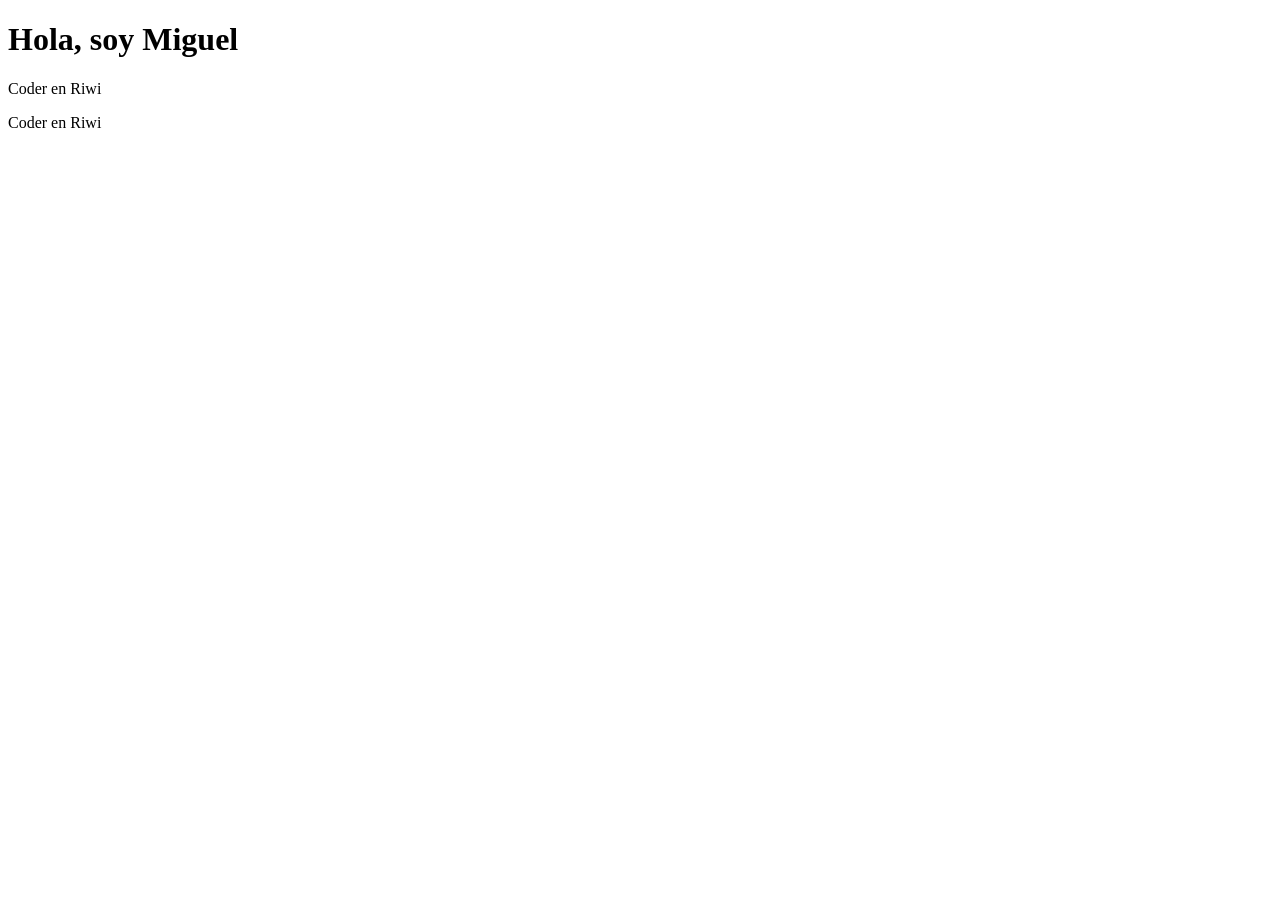
<file: index.html>
<!doctype html>
<html lang="es">
  <head><meta charset="UTF-8"><title>Mi web</title></head>
  <body><h1>Hola, soy Miguel</h1>
       <p>Coder en Riwi</p>
        <p>Coder en Riwi</p>
    </body>
</html>
</file>
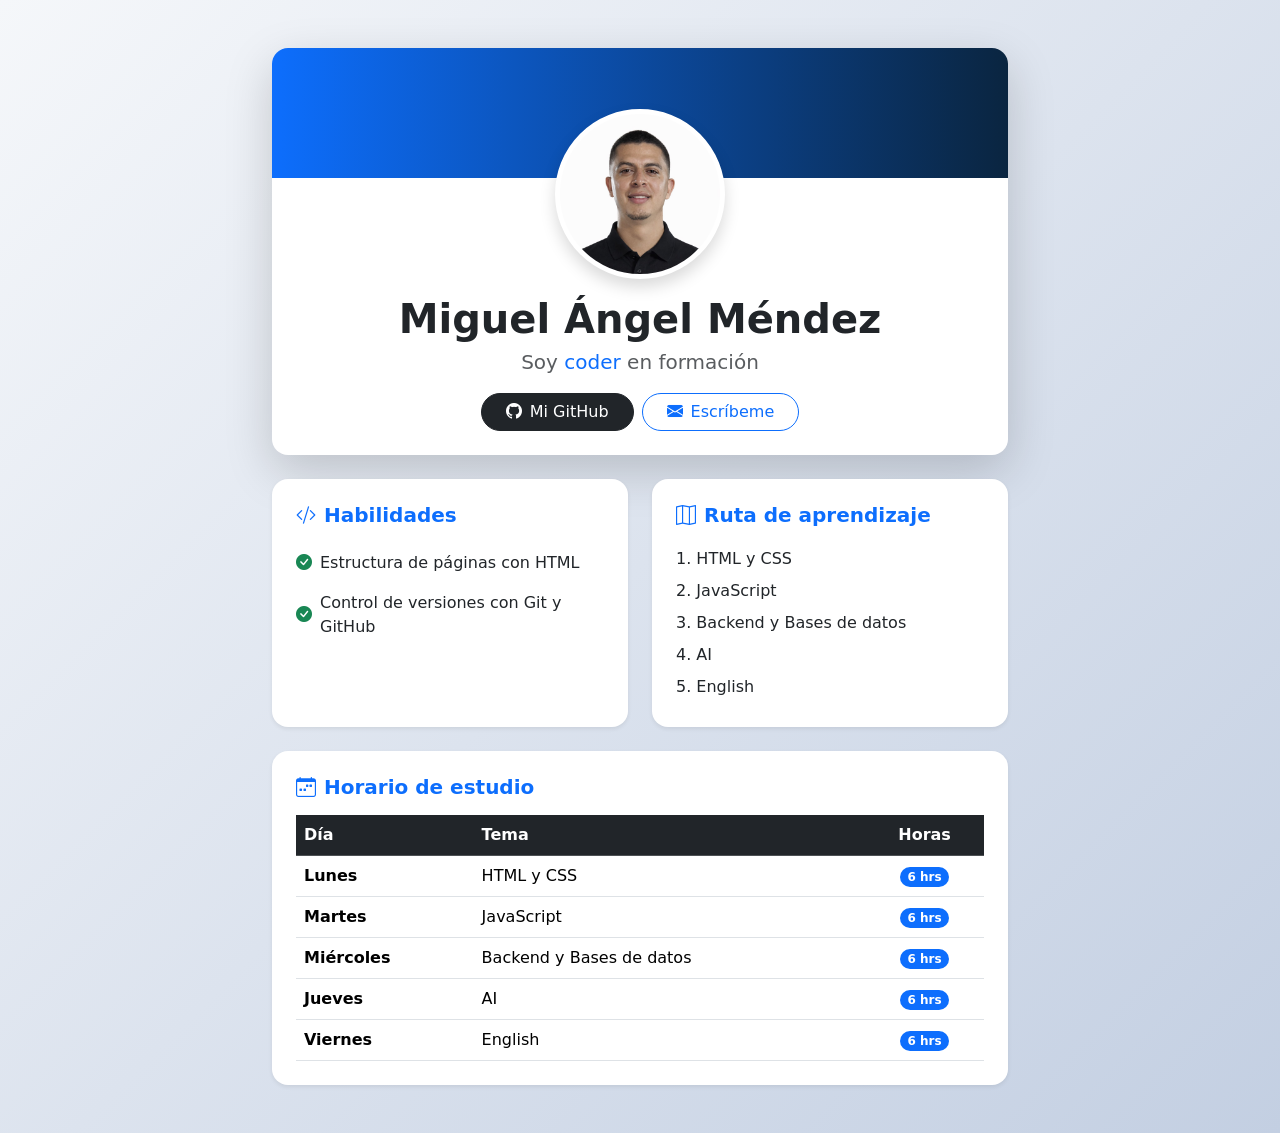
<file: DOCTYPE.html>
<!DOCTYPE html>
<html lang="es">
<head>
    <meta charset="UTF-8">
    <meta name="viewport" content="width=device-width, initial-scale=1.0">
    <title>Miguel Méndez | Perfil</title>
    
    <!-- Bootstrap 5 CSS -->
    <link href="https://cdn.jsdelivr.net/npm/bootstrap@5.3.3/dist/css/bootstrap.min.css" rel="stylesheet">
    <!-- Bootstrap Icons -->
    <link rel="stylesheet" href="https://cdn.jsdelivr.net/npm/bootstrap-icons@1.11.3/font/bootstrap-icons.min.css">
    <!-- Tu archivo CSS personalizado (opcional si lo separas) -->
    <link rel="stylesheet" href="styles.css">
</head>
<body class="bg-light">

    <div class="container py-5">
        <div class="row justify-content-center">
            <div class="col-lg-8">
                
                <!-- Tarjeta Principal de Perfil -->
                <div class="card shadow-lg border-0 rounded-4 overflow-hidden mb-4">
                    <!-- Banner superior -->
                    <div class="profile-banner"></div>
                    
                    <div class="card-body text-center px-4 pb-4">
                        <!-- Foto de perfil circular -->
                        <div class="profile-img-container mx-auto mb-3">
                            <img src="./mifoto.jpeg" alt="Foto mia" class="profile-img rounded-circle shadow">
                        </div>
                        
                        <h1 class="fw-bold mb-1">Miguel Ángel Méndez</h1>
                        <p class="lead text-muted mb-3">Soy <strong class="text-primary">coder</strong> en formación</p>
                        
                        <!-- Botones de Contacto -->
                        <div class="d-flex justify-content-center gap-2 flex-wrap">
                            <a href="https://github.com/Mianmenar98" target="_blank" rel="noopener noreferrer" class="btn btn-dark px-4 rounded-pill">
                                <i class="bi bi-github me-2"></i>Mi GitHub
                            </a>
                            <a href="mailto:m.riwi@example.com" class="btn btn-outline-primary px-4 rounded-pill">
                                <i class="bi bi-envelope-fill me-2"></i>Escríbeme
                            </a>
                        </div>
                    </div>
                </div>

                <!-- Sección Habilidades y Ruta de Aprendizaje -->
                <div class="row g-4 mb-4">
                    <!-- Habilidades -->
                    <div class="col-md-6">
                        <div class="card h-100 shadow-sm border-0 rounded-4">
                            <div class="card-body p-4">
                                <h2 class="h5 fw-bold mb-3 text-primary">
                                    <i class="bi bi-code-slash me-2"></i>Habilidades
                                </h2>
                                <ul class="list-group list-group-flush">
                                    <li class="list-group-item px-0 border-0 d-flex align-items-center">
                                        <i class="bi bi-check-circle-fill text-success me-2"></i>
                                        Estructura de páginas con HTML
                                    </li>
                                    <li class="list-group-item px-0 border-0 d-flex align-items-center">
                                        <i class="bi bi-check-circle-fill text-success me-2"></i>
                                        Control de versiones con Git y GitHub
                                    </li>
                                </ul>
                            </div>
                        </div>
                    </div>

                    <!-- Ruta de aprendizaje -->
                    <div class="col-md-6">
                        <div class="card h-100 shadow-sm border-0 rounded-4">
                            <div class="card-body p-4">
                                <h2 class="h5 fw-bold mb-3 text-primary">
                                    <i class="bi bi-map me-2"></i>Ruta de aprendizaje
                                </h2>
                                <ol class="list-group list-group-numbered list-group-flush">
                                    <li class="list-group-item px-0 py-1 border-0">HTML y CSS</li>
                                    <li class="list-group-item px-0 py-1 border-0">JavaScript</li>
                                    <li class="list-group-item px-0 py-1 border-0">Backend y Bases de datos</li>
                                    <li class="list-group-item px-0 py-1 border-0">AI</li>
                                    <li class="list-group-item px-0 py-1 border-0">English</li>
                                </ol>
                            </div>
                        </div>
                    </div>
                </div>

                <!-- Horario de estudio -->
                <div class="card shadow-sm border-0 rounded-4">
                    <div class="card-body p-4">
                        <h2 class="h5 fw-bold mb-3 text-primary">
                            <i class="bi bi-calendar-week me-2"></i>Horario de estudio
                        </h2>
                        <div class="table-responsive">
                            <table class="table table-hover align-middle mb-0">
                                <thead class="table-dark">
                                    <tr>
                                        <th>Día</th>
                                        <th>Tema</th>
                                        <th class="text-center">Horas</th>
                                    </tr>
                                </thead>
                                <tbody>
                                    <tr>
                                        <td class="fw-semibold">Lunes</td>
                                        <td>HTML y CSS</td>
                                        <td class="text-center"><span class="badge bg-primary rounded-pill">6 hrs</span></td>
                                    </tr>
                                    <tr>
                                        <td class="fw-semibold">Martes</td>
                                        <td>JavaScript</td>
                                        <td class="text-center"><span class="badge bg-primary rounded-pill">6 hrs</span></td>
                                    </tr>
                                    <tr>
                                        <td class="fw-semibold">Miércoles</td>
                                        <td>Backend y Bases de datos</td>
                                        <td class="text-center"><span class="badge bg-primary rounded-pill">6 hrs</span></td>
                                    </tr>
                                    <tr>
                                        <td class="fw-semibold">Jueves</td>
                                        <td>AI</td>
                                        <td class="text-center"><span class="badge bg-primary rounded-pill">6 hrs</span></td>
                                    </tr>
                                    <tr>
                                        <td class="fw-semibold">Viernes</td>
                                        <td>English</td>
                                        <td class="text-center"><span class="badge bg-primary rounded-pill">6 hrs</span></td>
                                    </tr>
                                </tbody>
                            </table>
                        </div>
                    </div>
                </div>

            </div>
        </div>
    </div>

    <!-- Bootstrap 5 JS Bundle -->
    <script src="https://cdn.jsdelivr.net/npm/bootstrap@5.3.3/dist/js/bootstrap.bundle.min.js"></script>
</body>
</html>
</file>
<file: styles.css>
/* Fondo general con un degradado sutil */
body {
    background: linear-gradient(135deg, #f5f7fa 0%, #c3cfe2 100%);
    min-height: 100vh;
    font-family: 'Segoe UI', system-ui, -apple-system, sans-serif;
}

/* Banner decorativo superior de la tarjeta */
.profile-banner {
    height: 130px;
    background: linear-gradient(90deg, #0d6efd 0%, #0a2540 100%);
}

/* Contenedor para superponer la foto sobre el banner */
.profile-img-container {
    margin-top: -85px;
    width: 170px;
    height: 170px;
}

/* Ajuste de tu fotografía vertical */
.profile-img {
    width: 100%;
    height: 100%;
    object-fit: cover;         /* Evita que la foto se deforme o aplaste */
    object-position: top;      /* Prioriza tu rostro en la parte superior */
    border: 5px solid #ffffff;
    background-color: #ffffff;
    transition: transform 0.3s ease;
}

.profile-img:hover {
    transform: scale(1.04);
}
</file>
